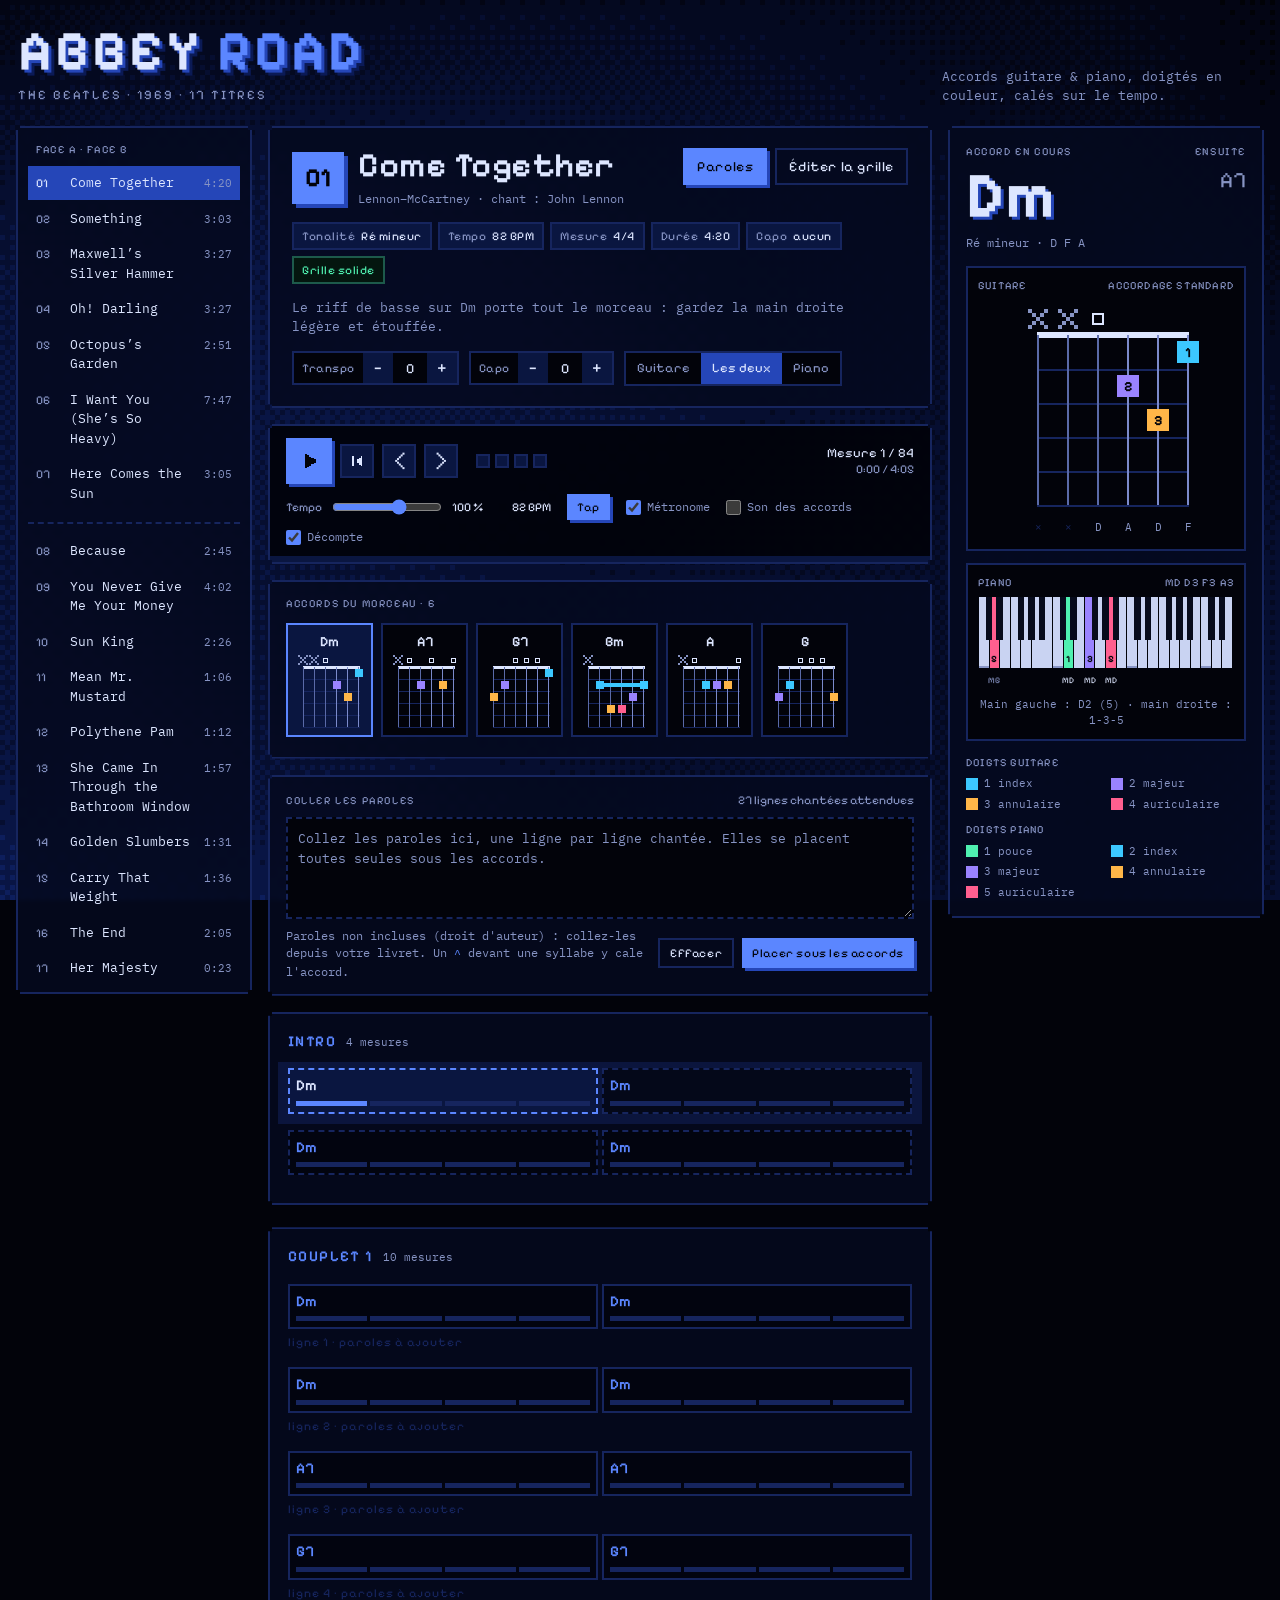
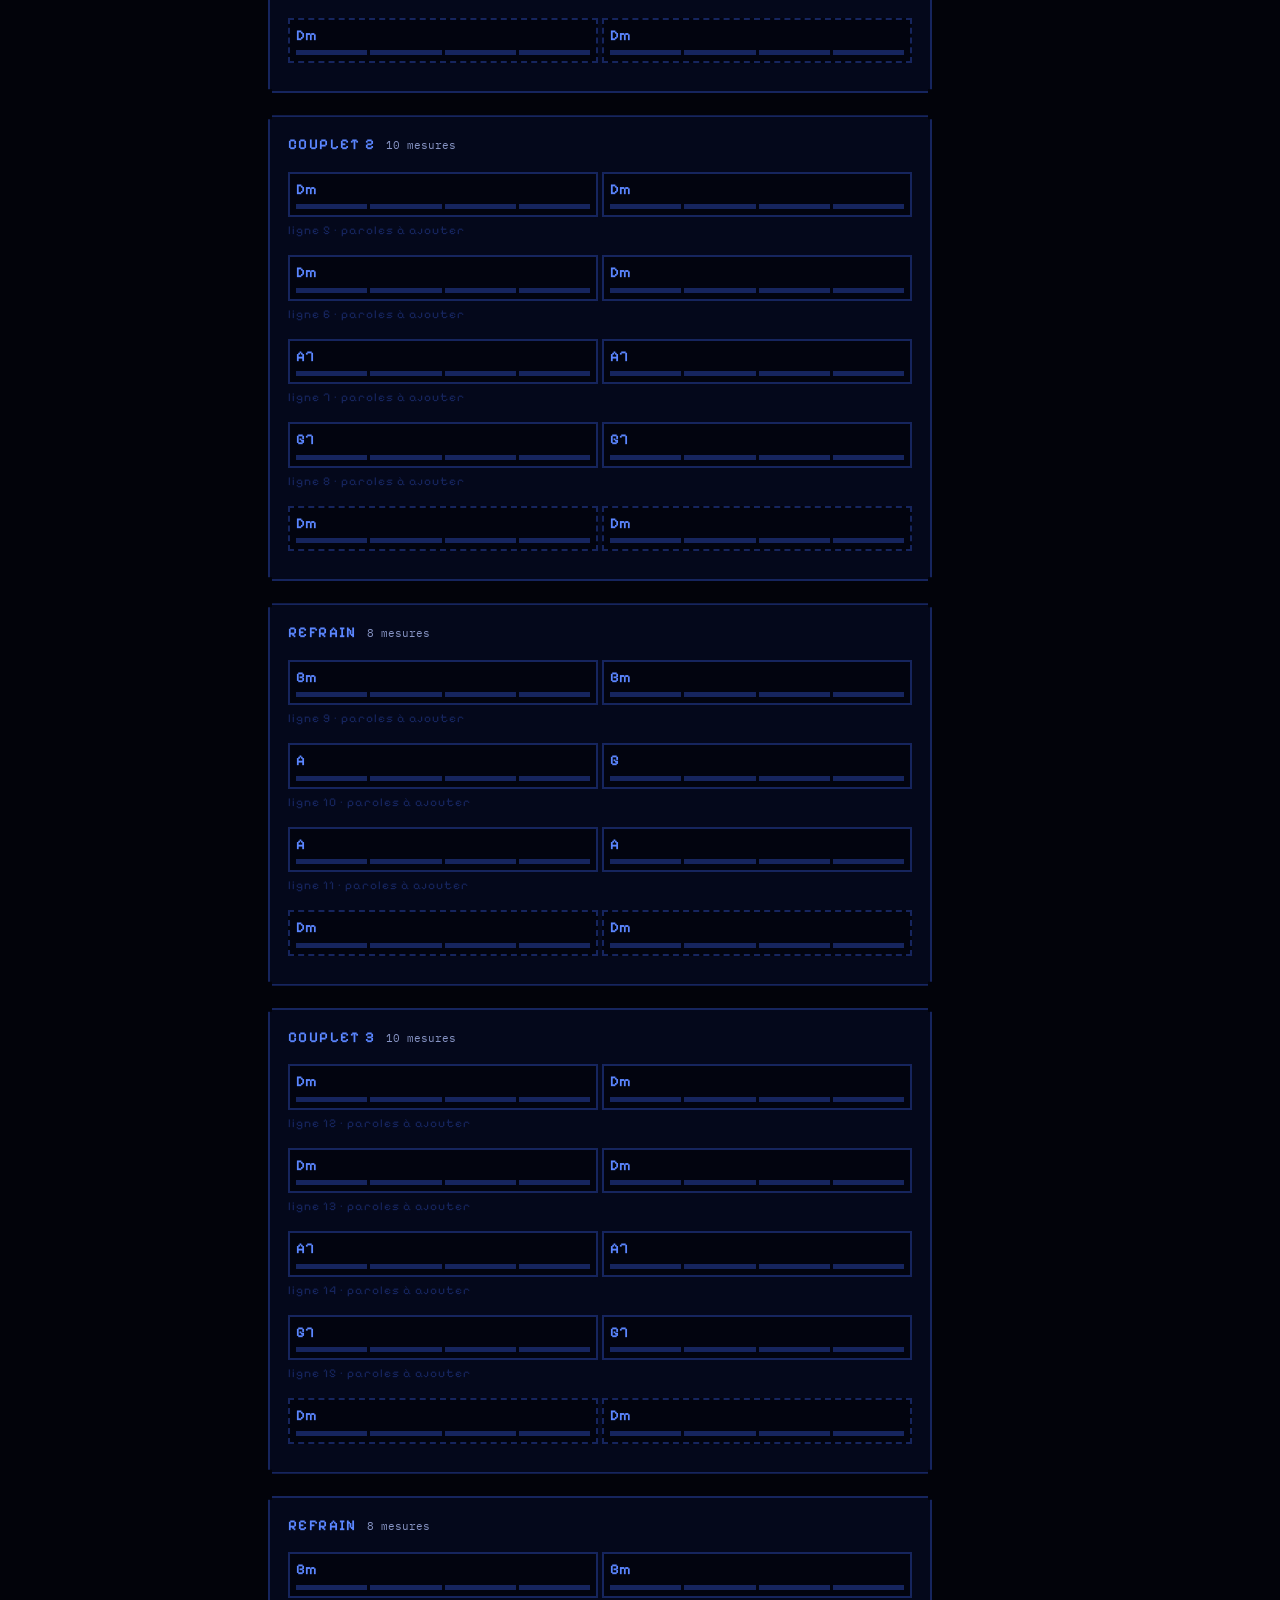
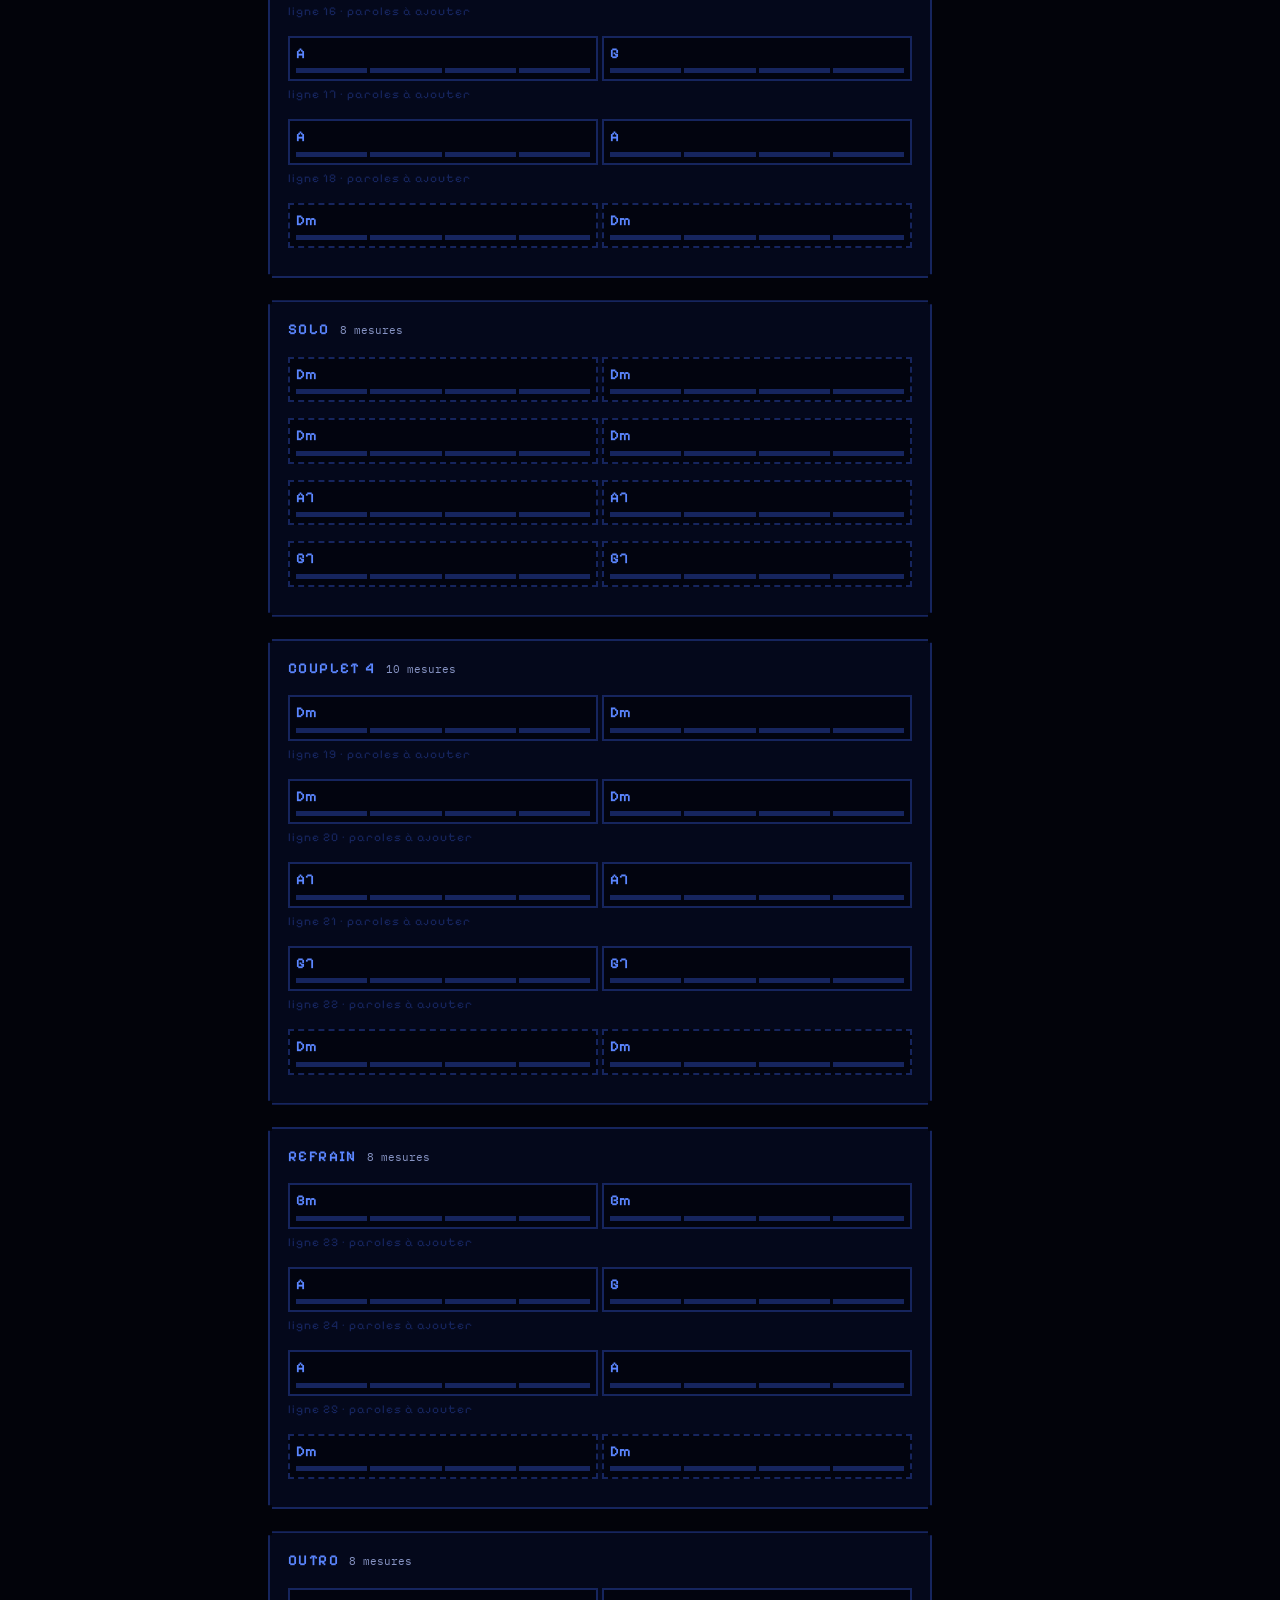
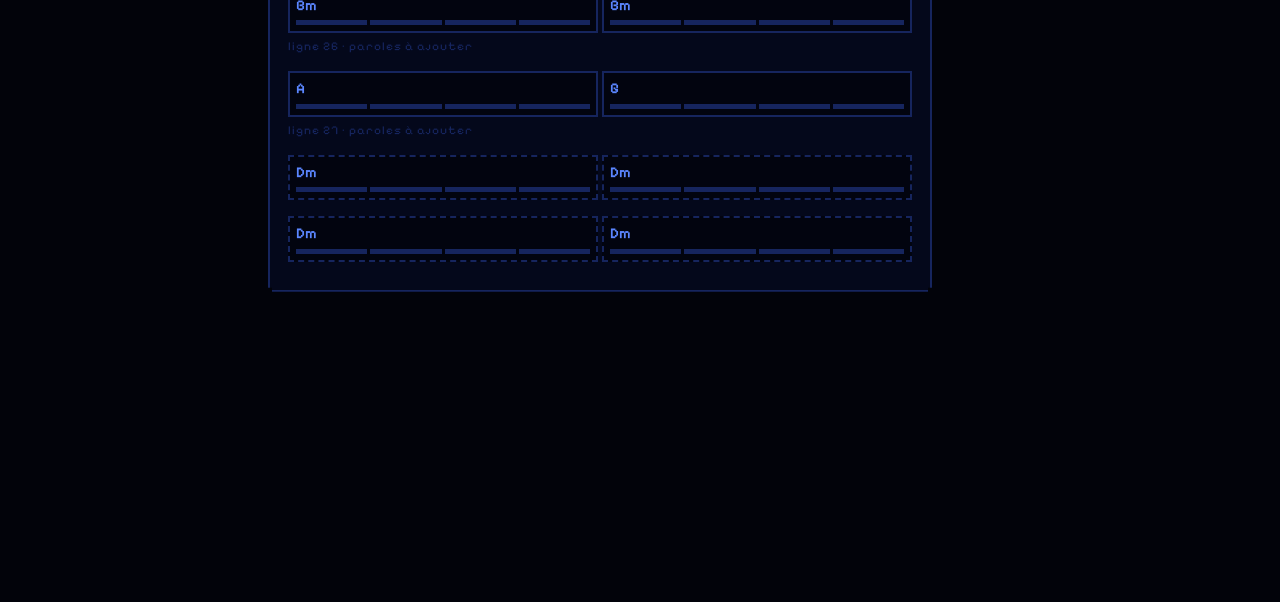
<file: index.html>
<!doctype html>
<html lang="fr">
<head>
  <meta charset="utf-8">
  <meta name="viewport" content="width=device-width, initial-scale=1, viewport-fit=cover">
  <title>Abbey Road Songbook</title>
  <meta name="claude:viewport-fit-sides" content="cover">
  <meta name="theme-color" content="#02030a">
  <meta name="description" content="Accords guitare et piano d'Abbey Road, avec doigtés colorés et défilement dans le temps de la chanson.">
  <link rel="preconnect" href="https://fonts.googleapis.com">
  <link rel="preconnect" href="https://fonts.gstatic.com" crossorigin>
  <link rel="stylesheet" href="https://fonts.googleapis.com/css2?family=Pixelify+Sans:wght@400;500;600;700&family=IBM+Plex+Mono:wght@400;500;600&display=swap">
  <link rel="stylesheet" href="css/style.css">
</head>
<body>
  <canvas id="bg" aria-hidden="true"></canvas>

  <div class="app">
    <header class="masthead">
      <div class="brand">
        <div class="brand-title">ABBEY<span>ROAD</span></div>
        <div class="brand-sub">The Beatles · 1969 · 17 titres</div>
      </div>
      <p class="brand-tag">Accords guitare &amp; piano, doigtés en couleur, calés sur le tempo.</p>
    </header>

    <nav class="tracklist px" aria-label="Titres de l'album">
      <div class="panel-label">Face A · Face B</div>
      <ol id="tracks"></ol>
    </nav>

    <main class="sheet" id="sheet">
      <section class="song-head px">
        <div class="song-head-top">
          <div class="song-id">
            <div class="track-no" id="trackNo">01</div>
            <div>
              <h1 id="songTitle">Come Together</h1>
              <div class="song-credit" id="songCredit"></div>
            </div>
          </div>
          <div class="head-actions">
            <button class="btn" id="lyricsBtn" type="button">Paroles</button>
            <button class="btn ghost" id="editBtn" type="button">Éditer la grille</button>
          </div>
        </div>
        <div class="chips" id="songChips"></div>
        <p class="song-tip" id="songTip"></p>
        <div class="adjust">
          <div class="stepper" role="group" aria-label="Transposer">
            <span>Transpo</span>
            <button type="button" id="trDown" aria-label="Transposer d'un demi-ton vers le bas">−</button>
            <output id="trVal">0</output>
            <button type="button" id="trUp" aria-label="Transposer d'un demi-ton vers le haut">+</button>
          </div>
          <div class="stepper" role="group" aria-label="Capodastre">
            <span>Capo</span>
            <button type="button" id="capoDown" aria-label="Capo plus bas">−</button>
            <output id="capoVal">0</output>
            <button type="button" id="capoUp" aria-label="Capo plus haut">+</button>
          </div>
          <div class="seg" role="group" aria-label="Instrument">
            <button type="button" data-inst="guitar">Guitare</button>
            <button type="button" data-inst="both" class="on">Les deux</button>
            <button type="button" data-inst="piano">Piano</button>
          </div>
        </div>
      </section>

      <section class="transport px" aria-label="Lecture">
        <div class="transport-main">
          <button class="play" id="playBtn" type="button" aria-label="Lecture">
            <svg id="playIcon" viewBox="0 0 16 16" width="18" height="18" shape-rendering="crispEdges"><path fill="currentColor" d="M4 2h2v1h2v1h2v1h2v1h2v4h-2v1h-2v1H8v1H6v1H4z"/></svg>
          </button>
          <button class="icon" id="restartBtn" type="button" aria-label="Revenir au début" title="Début (R)">
            <svg viewBox="0 0 16 16" width="14" height="14" shape-rendering="crispEdges"><path fill="currentColor" d="M2 2h2v12H2zM12 2h2v12h-2v-2h-2v-2H8V6h2V4h2z"/></svg>
          </button>
          <button class="icon" id="prevBtn" type="button" aria-label="Accord précédent" title="Accord précédent (←)">‹</button>
          <button class="icon" id="nextBtn" type="button" aria-label="Accord suivant" title="Accord suivant (→)">›</button>
          <div class="beats" id="beats" aria-hidden="true"><i></i><i></i><i></i><i></i></div>
          <div class="clock"><span id="barInfo">Mesure 1</span><span id="timeInfo">0:00 / 0:00</span></div>
        </div>
        <div class="transport-opts">
          <label class="tempo" for="tempo">Tempo <input id="tempo" type="range" min="50" max="130" step="5" value="100"><output id="tempoVal">100 %</output></label>
          <span class="bpm" id="bpmInfo">82 BPM</span>
          <button class="btn small" id="tapBtn" type="button" title="Tapez au rythme du disque pour régler le tempo">Tap</button>
          <label class="toggle"><input type="checkbox" id="metroChk" checked> Métronome</label>
          <label class="toggle"><input type="checkbox" id="soundChk"> Son des accords</label>
          <label class="toggle"><input type="checkbox" id="countChk" checked> Décompte</label>
        </div>
        <div class="progress" id="progress"><div id="progressFill"></div></div>
      </section>

      <section class="strip px" aria-label="Accords du morceau">
        <div class="panel-label">Accords du morceau <span id="stripCount"></span></div>
        <div class="strip-row" id="strip"></div>
      </section>

      <section class="lyrics-box px" id="lyricsBox" aria-label="Coller les paroles">
        <div class="lb-head">
          <label class="panel-label" for="lbText">Coller les paroles</label>
          <span class="lb-count" id="lbCount"></span>
        </div>
        <textarea id="lbText" rows="4" spellcheck="false" placeholder="Collez les paroles ici, une ligne par ligne chantée. Elles se placent toutes seules sous les accords."></textarea>
        <div class="lb-foot">
          <span class="lb-help">Paroles non incluses (droit d'auteur) : collez-les depuis votre livret. Un <code>^</code> devant une syllabe y cale l'accord.</span>
          <span class="lb-btns">
            <button class="btn ghost small" id="lbClear" type="button">Effacer</button>
            <button class="btn small" id="lbApply" type="button">Placer sous les accords</button>
          </span>
        </div>
      </section>

      <section class="score" id="score" aria-live="off"></section>
    </main>

    <aside class="dock px" id="dock" aria-label="Accord en cours">
      <div class="dock-head">
        <div>
          <div class="panel-label">Accord en cours</div>
          <div class="now-name" id="nowName">—</div>
          <div class="now-desc" id="nowDesc"></div>
        </div>
        <div class="next">
          <div class="panel-label">Ensuite</div>
          <div class="next-name" id="nextName">—</div>
        </div>
      </div>
      <div class="dock-body">
        <figure class="diagram guitar-fig" id="guitarFig"></figure>
        <figure class="diagram piano-fig" id="pianoFig"></figure>
      </div>
      <div class="legend" id="legend"></div>
    </aside>
  </div>

  <dialog class="modal px" id="editDlg">
    <form method="dialog" id="editForm">
      <h2>Grille · <span id="editSong"></span></h2>
      <p class="modal-help"><code># Section</code> ouvre une section (ajoutez <code>@110</code> pour changer le tempo). Chaque ligne : <code>Accord:temps</code> séparés par des espaces, puis <code>|</code> et les paroles. <code>~</code> en tête de ligne = instrumental.</p>
      <textarea id="editText" rows="18" spellcheck="false"></textarea>
      <div class="modal-status" id="editStatus"></div>
      <div class="modal-actions">
        <button class="btn ghost danger" id="resetBtn" type="button">Rétablir l'original</button>
        <span class="spacer"></span>
        <button class="btn ghost" value="cancel" type="submit">Annuler</button>
        <button class="btn" value="save" type="submit">Enregistrer</button>
      </div>
    </form>
  </dialog>

  <script src="js/chords.js"></script>
  <script src="js/songs.js"></script>
  <script src="js/app.js"></script>
</body>
</html>
</file>
<file: css/style.css>
/* Layout: three columns on desktop (tracks · score · chord dock); on phones the
   tracks become a scroll row and the chord dock docks at the bottom of the screen. */
:root {
  --ink: #02030a;        /* page black */
  --abyss: #050a1f;      /* panel */
  --navy: #0a1640;       /* raised */
  --line: #16255e;       /* pixel borders */
  --blue: #2546b8;       /* deep blue */
  --glow: #5b86ff;       /* accent */
  --ice: #dde6ff;        /* text */
  --mist: #8794c4;       /* muted */
  /* fingers — shared by guitar and piano */
  --f-thumb: #4ff0b0;
  --f-index: #3cc8ff;
  --f-middle: #9a83ff;
  --f-ring: #ffb648;
  --f-pinky: #ff5f8f;
  --font-px: 'Pixelify Sans', 'Courier New', monospace;
  --font-mono: 'IBM Plex Mono', ui-monospace, 'SFMono-Regular', Menlo, Consolas, monospace;
  --px: 4px;
  --dock-w: 316px;
  --track-w: 236px;
  color-scheme: dark;
}

* { box-sizing: border-box; }
html, body { background: var(--ink); color: var(--ice); }
body {
  margin: 0;
  font-family: var(--font-mono);
  font-size: 14px;
  line-height: 1.5;
  min-height: 100vh;
  -webkit-font-smoothing: antialiased;
}
button, input, textarea, output { font: inherit; color: inherit; }
button { cursor: pointer; }
:focus-visible { outline: 2px solid var(--glow); outline-offset: 2px; }

#bg {
  position: fixed; inset: 0; width: 100%; height: 100%;
  image-rendering: pixelated; image-rendering: crisp-edges;
  z-index: 0; pointer-events: none;
}

/* stepped pixel corners */
.px {
  clip-path: polygon(0 var(--px), var(--px) var(--px), var(--px) 0, calc(100% - var(--px)) 0,
    calc(100% - var(--px)) var(--px), 100% var(--px), 100% calc(100% - var(--px)),
    calc(100% - var(--px)) calc(100% - var(--px)), calc(100% - var(--px)) 100%, var(--px) 100%,
    var(--px) calc(100% - var(--px)), 0 calc(100% - var(--px)));
  background: color-mix(in srgb, var(--abyss) 86%, transparent);
  border: 2px solid var(--line);
  backdrop-filter: blur(2px);
}

.app {
  position: relative; z-index: 1;
  display: grid;
  grid-template-columns: var(--track-w) minmax(0, 1fr) var(--dock-w);
  grid-template-areas: "head head head" "tracks sheet dock";
  gap: 16px;
  max-width: 1480px;
  margin: 0 auto;
  padding-block: 20px 40px;
  padding-left: max(16px, env(safe-area-inset-left, 0px));
  padding-right: max(16px, env(safe-area-inset-right, 0px));
  align-items: start;
}

/* ---------- masthead ---------- */
.masthead { grid-area: head; display: flex; align-items: end; justify-content: space-between; gap: 16px; flex-wrap: wrap; padding: 6px 2px 4px; }
.brand-title {
  font-family: var(--font-px); font-weight: 700; font-size: clamp(34px, 5vw, 56px);
  line-height: .9; letter-spacing: 3px; color: var(--ice);
  text-shadow: 3px 3px 0 var(--blue), 6px 6px 0 #0b1a55;
}
.brand-title span { color: var(--glow); margin-left: .25em; }
.brand-sub { font-family: var(--font-px); color: var(--mist); letter-spacing: 2px; text-transform: uppercase; font-size: 13px; margin-top: 10px; }
.brand-tag { margin: 0; color: var(--mist); max-width: 40ch; font-size: 13px; }

.panel-label { font-family: var(--font-px); font-size: 11px; letter-spacing: 1.6px; text-transform: uppercase; color: var(--mist); }

/* ---------- tracklist ---------- */
.tracklist { grid-area: tracks; padding: 14px 10px; position: sticky; top: 16px; max-height: calc(100vh - 32px); overflow-y: auto; }
.tracklist .panel-label { padding: 0 8px 8px; }
.tracklist ol { list-style: none; margin: 0; padding: 0; display: flex; flex-direction: column; gap: 2px; }
.tracklist button {
  width: 100%; display: grid; grid-template-columns: 26px 1fr auto; gap: 8px; align-items: baseline;
  text-align: left; background: transparent; border: 0; padding: 7px 8px; color: var(--ice); font-size: 13px;
}
.tracklist button:hover { background: var(--navy); }
.tracklist button.on { background: var(--blue); }
.tracklist .no { font-family: var(--font-px); color: var(--mist); font-size: 12px; }
.tracklist button.on .no { color: var(--ice); }
.tracklist .len { color: var(--mist); font-size: 11px; font-variant-numeric: tabular-nums; }
.tracklist .side-b { margin-top: 10px; padding-top: 10px; border-top: 2px dashed var(--line); }

/* ---------- sheet ---------- */
.sheet { grid-area: sheet; display: flex; flex-direction: column; gap: 16px; min-width: 0; }
.song-head { padding: 20px 22px; display: flex; flex-direction: column; gap: 14px; }
.song-head-top { display: flex; justify-content: space-between; gap: 16px; align-items: flex-start; flex-wrap: wrap; }
.song-id { display: flex; gap: 14px; align-items: center; min-width: 0; }
.track-no {
  font-family: var(--font-px); font-size: 26px; font-weight: 700; color: var(--ink); background: var(--glow);
  width: 52px; height: 52px; display: grid; place-items: center; flex: none;
  box-shadow: 4px 4px 0 var(--blue);
}
.song-head h1 { font-family: var(--font-px); font-weight: 600; font-size: clamp(24px, 3.4vw, 34px); line-height: 1.05; margin: 0; text-wrap: balance; letter-spacing: .5px; }
.song-credit { color: var(--mist); font-size: 12px; margin-top: 6px; }
.head-actions { display: flex; gap: 8px; flex-wrap: wrap; }
.chips { display: flex; flex-wrap: wrap; gap: 6px; }
.chip { font-family: var(--font-px); font-size: 12px; letter-spacing: .5px; padding: 3px 8px; border: 2px solid var(--line); color: var(--ice); background: var(--navy); }
.chip b { color: var(--mist); font-weight: 400; margin-right: 6px; }
.chip.warn { border-color: #6b5420; color: var(--f-ring); background: #1a1406; }
.chip.ok { border-color: #1d5a4b; color: var(--f-thumb); background: #04160f; }
.song-tip { margin: 0; color: var(--mist); font-size: 13px; max-width: 72ch; }
.adjust { display: flex; flex-wrap: wrap; gap: 10px; align-items: center; }

.btn {
  font-family: var(--font-px); font-size: 14px; letter-spacing: .6px; padding: 8px 14px;
  background: var(--glow); color: var(--ink); border: 0; box-shadow: 3px 3px 0 var(--blue);
}
.btn:hover { background: #7a9dff; }
.btn:active { transform: translate(2px, 2px); box-shadow: 1px 1px 0 var(--blue); }
.btn.ghost { background: transparent; color: var(--ice); border: 2px solid var(--line); box-shadow: none; padding: 6px 12px; }
.btn.ghost:hover { border-color: var(--glow); }
.btn.danger { color: var(--f-pinky); }
.btn.small { padding: 4px 10px; font-size: 12px; }

.stepper, .seg { display: inline-flex; align-items: center; border: 2px solid var(--line); background: var(--ink); }
.stepper span { font-family: var(--font-px); font-size: 12px; color: var(--mist); padding: 0 8px; letter-spacing: .5px; }
.stepper button { width: 30px; height: 30px; background: var(--navy); border: 0; font-family: var(--font-px); font-size: 16px; }
.stepper button:hover { background: var(--blue); }
.stepper output { min-width: 34px; text-align: center; font-family: var(--font-px); font-variant-numeric: tabular-nums; }
.seg button { background: transparent; border: 0; padding: 6px 11px; font-family: var(--font-px); font-size: 13px; color: var(--mist); }
.seg button.on { background: var(--blue); color: var(--ice); }

/* ---------- transport ---------- */
.transport { position: sticky; top: env(safe-area-inset-top, 0px); z-index: 5; padding: 12px 16px 0; display: flex; flex-direction: column; gap: 10px; background: color-mix(in srgb, var(--ink) 92%, transparent); }
.transport-main { display: flex; align-items: center; gap: 8px; }
.play { width: 46px; height: 46px; background: var(--glow); color: var(--ink); border: 0; display: grid; place-items: center; box-shadow: 3px 3px 0 var(--blue); flex: none; }
.play:hover { background: #7a9dff; }
.play.on { background: var(--ice); }
.icon { width: 34px; height: 34px; background: var(--navy); border: 2px solid var(--line); display: grid; place-items: center; font-family: var(--font-px); font-size: 20px; line-height: 1; flex: none; }
.icon:hover { border-color: var(--glow); }
.beats { display: flex; gap: 5px; margin-left: 10px; }
.beats i { width: 14px; height: 14px; background: var(--navy); border: 2px solid var(--line); display: block; }
.beats i.on { background: var(--glow); border-color: var(--glow); box-shadow: 0 0 10px var(--glow); }
.beats i.on.down { background: var(--ice); border-color: var(--ice); }
.clock { margin-left: auto; display: flex; flex-direction: column; align-items: flex-end; font-family: var(--font-px); font-variant-numeric: tabular-nums; font-size: 13px; line-height: 1.25; }
.clock #timeInfo { color: var(--mist); font-size: 12px; }
.transport-opts { display: flex; flex-wrap: wrap; align-items: center; gap: 8px 16px; font-size: 12px; color: var(--mist); }
.tempo { display: inline-flex; align-items: center; gap: 8px; font-family: var(--font-px); }
.tempo input { width: 110px; accent-color: var(--glow); }
.tempo output { min-width: 44px; color: var(--ice); font-variant-numeric: tabular-nums; }
.bpm { font-family: var(--font-px); color: var(--ice); }
.toggle { display: inline-flex; align-items: center; gap: 6px; cursor: pointer; }
.toggle input { accent-color: var(--glow); width: 15px; height: 15px; margin: 0; }
.progress { height: 6px; margin: 0 -16px; background: var(--navy); cursor: pointer; position: relative; }
#progressFill { height: 100%; width: 0; background: repeating-linear-gradient(90deg, var(--glow) 0 6px, var(--blue) 6px 8px); }

/* ---------- chord strip ---------- */
.strip { padding: 14px 16px; }
.strip .panel-label { margin-bottom: 10px; }
.strip-row { display: flex; gap: 8px; overflow-x: auto; padding-bottom: 6px; scrollbar-color: var(--line) transparent; }
.mini { flex: none; background: var(--ink); border: 2px solid var(--line); padding: 6px 6px 4px; display: flex; flex-direction: column; align-items: center; gap: 2px; cursor: pointer; }
.mini:hover, .mini.on { border-color: var(--glow); }
.mini.on { background: var(--navy); }
.mini .nm { font-family: var(--font-px); font-size: 14px; font-weight: 600; }
.mini svg { display: block; }

.lyrics-box { padding: 14px 16px; display: flex; flex-direction: column; gap: 8px; }
.lb-head { display: flex; justify-content: space-between; align-items: baseline; gap: 10px; }
.lb-count { font-family: var(--font-px); font-size: 12px; color: var(--mist); font-variant-numeric: tabular-nums; }
.lb-count.ok { color: var(--f-thumb); }
.lb-count.warn { color: var(--f-ring); }
.lyrics-box textarea { width: 100%; min-height: 84px; background: var(--ink); color: var(--ice); border: 2px dashed var(--line); padding: 10px; font-family: var(--font-mono); font-size: 13px; line-height: 1.5; resize: vertical; }
.lyrics-box textarea:focus { border-style: solid; border-color: var(--glow); outline: none; }
.lyrics-box textarea::placeholder { color: var(--mist); }
.lb-foot { display: flex; justify-content: space-between; align-items: center; gap: 10px; flex-wrap: wrap; }
.lb-help { font-size: 11.5px; color: var(--mist); flex: 1 1 260px; }
.lb-help code { color: var(--glow); }
.lb-btns { display: flex; gap: 8px; }
.lyrics-box.flash { border-color: var(--glow); }

/* ---------- score ---------- */
.score { display: flex; flex-direction: column; gap: 22px; padding-bottom: 30vh; }
.section { padding: 16px 18px 18px; }
.section-title { display: flex; align-items: baseline; gap: 10px; margin-bottom: 10px; }
.section-title h2 { font-family: var(--font-px); font-size: 15px; font-weight: 600; letter-spacing: 1.4px; text-transform: uppercase; margin: 0; color: var(--glow); }
.section-title span { font-size: 11px; color: var(--mist); }
.line { position: relative; padding: 6px 10px 10px; margin: 0 -10px; }
.line::after { content: ''; position: absolute; left: 10px; bottom: 3px; height: 3px; width: calc((100% - 20px) * var(--p, 0)); background: var(--glow); opacity: 0; }
.line.active { background: color-mix(in srgb, var(--blue) 22%, transparent); }
.line.active::after { opacity: 1; }
.line .num { display: none; }

/* chords over lyrics */
.lyr { font-size: 17px; line-height: 1.3; white-space: pre-wrap; word-break: break-word; }
.seg-w { display: inline-flex; flex-direction: column; align-items: flex-start; vertical-align: bottom; }
.seg-w .c { font-family: var(--font-px); font-size: 15px; font-weight: 600; color: var(--glow); min-height: 1.4em; padding-right: .7ch; cursor: pointer; white-space: nowrap; }
.seg-w .c:hover { color: var(--ice); }
.seg-w .c.on { color: var(--ink); background: var(--glow); padding-left: 2px; margin-left: -2px; box-shadow: 0 0 12px var(--glow); }
.seg-w .t { white-space: pre; }

/* beat grid (instrumental lines, or vocal lines without lyrics) */
.grid { display: flex; gap: 4px; }
.cell { min-width: 0; border: 2px solid var(--line); background: color-mix(in srgb, var(--ink) 70%, transparent); padding: 4px 6px 6px; cursor: pointer; display: flex; flex-direction: column; gap: 4px; }
.cell:hover { border-color: var(--blue); }
.cell .c { font-family: var(--font-px); font-size: 15px; font-weight: 600; color: var(--glow); white-space: nowrap; overflow: hidden; text-overflow: ellipsis; }
.cell .ticks { display: flex; gap: 3px; }
.cell .ticks i { flex: 1; height: 5px; background: var(--line); display: block; min-width: 3px; }
.cell .ticks i.on { background: var(--glow); }
.cell.on { border-color: var(--glow); background: var(--navy); }
.cell.on .c { color: var(--ice); }
.line.instr .grid .cell { border-style: dashed; }
.placeholder { font-size: 12px; color: var(--line); margin-top: 4px; font-family: var(--font-px); letter-spacing: 1px; }
.line.active .placeholder { color: var(--mist); }

/* ---------- dock ---------- */
.dock { grid-area: dock; position: sticky; top: 16px; padding: 16px; display: flex; flex-direction: column; gap: 14px; }
.dock-head { display: flex; justify-content: space-between; gap: 10px; align-items: flex-start; }
.now-name { font-family: var(--font-px); font-size: 64px; font-weight: 700; line-height: 1; margin-top: 4px; color: var(--ice); text-shadow: 3px 3px 0 var(--blue); }
.now-desc { font-size: 12px; color: var(--mist); margin-top: 6px; }
.next { text-align: right; }
.next-name { font-family: var(--font-px); font-size: 22px; color: var(--mist); margin-top: 4px; }
.dock-body { display: flex; flex-direction: column; gap: 12px; }
.diagram { margin: 0; background: var(--ink); border: 2px solid var(--line); padding: 10px; display: flex; flex-direction: column; align-items: center; gap: 6px; }
.diagram figcaption { font-family: var(--font-px); font-size: 11px; letter-spacing: 1.2px; text-transform: uppercase; color: var(--mist); align-self: stretch; display: flex; justify-content: space-between; }
.diagram svg { display: block; max-width: 100%; height: auto; }
.diagram .sub { font-size: 11px; color: var(--mist); text-align: center; }
.legend { display: grid; grid-template-columns: 1fr 1fr; gap: 4px 10px; font-size: 11px; color: var(--mist); }
.legend div { display: flex; align-items: center; gap: 6px; }
.legend i { width: 12px; height: 12px; display: block; flex: none; }
.legend .lt { grid-column: 1 / -1; font-family: var(--font-px); letter-spacing: 1.2px; text-transform: uppercase; font-size: 11px; }

.app[data-inst="guitar"] .piano-fig, .app[data-inst="piano"] .guitar-fig { display: none; }

/* ---------- modals ---------- */
.modal { width: min(720px, calc(100vw - 32px)); color: var(--ice); padding: 20px; background: var(--abyss); border: 2px solid var(--blue); }
.modal::backdrop { background: rgba(1, 2, 8, .78); }
.modal h2 { font-family: var(--font-px); font-weight: 600; margin: 0 0 8px; font-size: 20px; }
.modal-help { color: var(--mist); font-size: 12.5px; margin: 0 0 12px; }
.modal code { font-family: var(--font-mono); color: var(--glow); background: var(--ink); padding: 0 4px; }
.modal textarea { width: 100%; background: var(--ink); color: var(--ice); border: 2px solid var(--line); padding: 10px; font-family: var(--font-mono); font-size: 13px; line-height: 1.55; resize: vertical; }
.modal textarea:focus { border-color: var(--glow); outline: none; }
.modal-status { min-height: 1.5em; font-size: 12px; color: var(--f-ring); margin-top: 6px; }
.modal-actions { display: flex; gap: 8px; justify-content: flex-end; align-items: center; flex-wrap: wrap; }
.modal-actions .spacer { flex: 1; }

/* ---------- responsive ---------- */
@media (max-width: 1180px) {
  :root { --dock-w: 280px; }
  .app { grid-template-columns: minmax(0, 1fr) var(--dock-w); grid-template-areas: "head head" "tracks tracks" "sheet dock"; }
  .tracklist { position: static; max-height: none; padding: 10px; }
  .tracklist ol { flex-direction: row; overflow-x: auto; gap: 6px; padding-bottom: 4px; }
  .tracklist li { flex: none; }
  .tracklist .side-b { margin: 0; padding: 0; border: 0; }
  .tracklist button { grid-template-columns: auto auto; border: 2px solid var(--line); white-space: nowrap; }
  .tracklist .len { display: none; }
}
@media (max-width: 820px) {
  .app { grid-template-columns: minmax(0, 1fr); grid-template-areas: "head" "tracks" "sheet"; padding-bottom: 300px; }
  .dock {
    position: fixed; left: 0; right: 0; bottom: 0; top: auto; z-index: 20; gap: 8px;
    padding: 10px max(12px, env(safe-area-inset-right, 0px)) calc(10px + env(safe-area-inset-bottom, 0px)) max(12px, env(safe-area-inset-left, 0px));
    clip-path: none; border-width: 2px 0 0; border-color: var(--blue);
    background: color-mix(in srgb, var(--ink) 95%, transparent);
  }
  .dock-body { flex-direction: row; gap: 8px; }
  .dock-body .diagram { flex: 1; min-width: 0; padding: 6px; }
  .now-name { font-size: 34px; }
  .dock { gap: 6px; }
  .dock-body .diagram svg { max-height: 132px; width: auto; }
  .dock-body .diagram .sub { display: none; }
  .next-name { font-size: 17px; }
  .legend { display: none; }
  .diagram figcaption { font-size: 10px; }
  .diagram figcaption span + span { display: none; }
  .app[data-inst="guitar"] .guitar-fig, .app[data-inst="piano"] .piano-fig { flex: 1; }
  .line .num { display: none; }
  .transport { top: 0; }
}
@media (max-width: 520px) {
  .song-head { padding: 16px; }
  .section { padding: 12px 12px 14px; }
  .lyr { font-size: 15px; }
  .tempo input { width: 80px; }
  .beats { display: none; }
  .now-desc { display: none; }
  .head-actions { width: 100%; }
}
@media (prefers-reduced-motion: reduce) {
  * { scroll-behavior: auto !important; }
}
</file>
